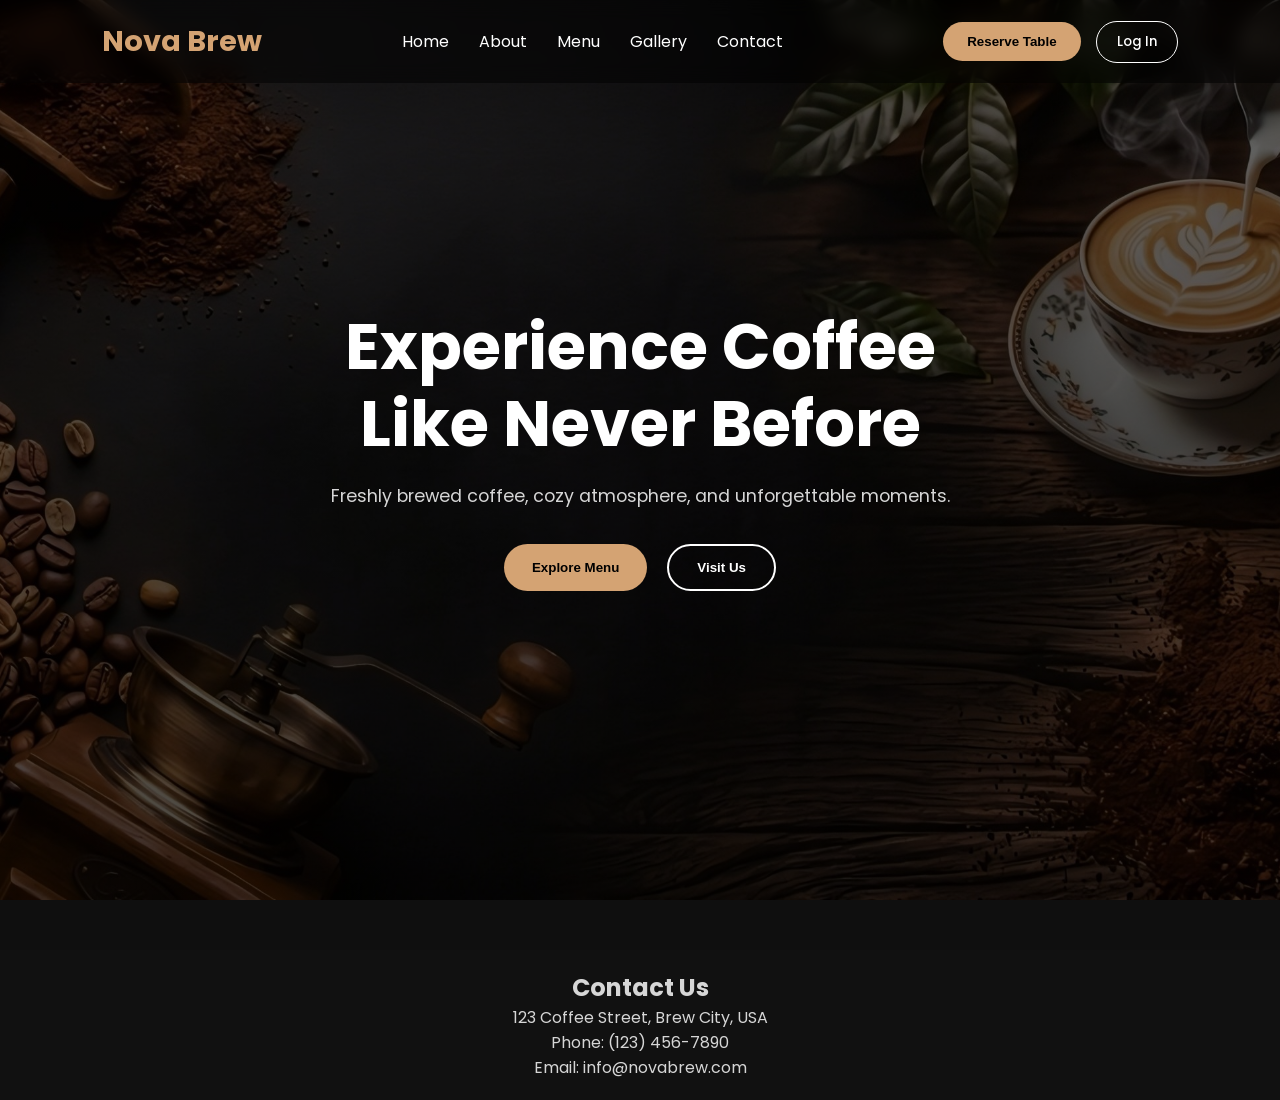
<file: index.html>
<!DOCTYPE html>
<html lang="en">

<head>
    <!-- ================= META ================= -->
    <meta charset="UTF-8">
    <meta name="viewport" content="width=device-width, initial-scale=1.0">

    <!-- ================= TITLE ================= -->
    <title>Nova Brew Cafe</title>

    <!-- ================= CSS ================= -->
    <link rel="stylesheet" href="CSS/style.css">
    <link rel="stylesheet" href="CSS/responsive.css">
    <link rel="stylesheet" href="CSS/animations.css">

    <!-- ================= GOOGLE FONTS ================= -->
    <link rel="preconnect" href="https://fonts.googleapis.com">
    <link rel="preconnect" href="https://fonts.gstatic.com" crossorigin>

    <link href="https://fonts.googleapis.com/css2?family=Poppins:wght@300;400;500;600;700&display=swap"
        rel="stylesheet">
    <!-- ================= FAVICON ================= -->
    <link rel="apple-touch-icon" sizes="180x180" href="assets/icons/favicon_io/apple-touch-icon.png">
    <link rel="icon" type="image/png" sizes="32x32" href="assets/icons/favicon_io/favicon-32x32.png">
    <link rel="icon" type="image/png" sizes="16x16" href="assets/icons/favicon_io/favicon-16x16.png">
    <link rel="manifest" href="assets/icons/favicon_io/site.webmanifest">

    <!-- ================= OG META ================= -->
    <title>Nova Brew Cafe | Handcrafted Specialty Coffee & Lounge</title>
    <meta name="description"
        content="Welcome to Nova Brew Cafe. Discover our artisan espresso blends, fresh gourmet pastries, and a cozy atmosphere perfect for working or relaxing. Visit us today! we offer a unique coffee experience with expertly crafted beverages and delicious treats. Our cozy cafe is the perfect spot to unwind, work, or catch up with friends. Experience the best coffee in town at Nova Brew Cafe. Visit us today and taste the difference! you'll find a welcoming atmosphere, free Wi-Fi, and a menu full of your favorite coffee drinks and fresh pastries. Whether you're looking for a morning pick-me-up or a cozy place to work, Nova Brew Cafe has you covered. Come see us and experience the best coffee in town! its home page features a stunning hero section with a captivating image of a coffee cup and a headline that reads "
        Experience Coffee Like Never Before." The page also includes sections for the menu, gallery, and contact
        information, all designed to provide visitors with an immersive experience of what Nova Brew Cafe has to offer.
        With its inviting atmosphere and expertly crafted beverages, Nova Brew Cafe is the perfect destination for
        coffee lovers looking for a unique and memorable experience.">
    <meta name="keywords" content="coffee shop, espresso bar, artisan bakery, specialty coffee, Nova Brew, cafe lounge">

    <meta property="og:title" content="Nova Brew Cafe | Handcrafted Specialty Coffee">
    <meta property="og:description"
        content="Experience coffee like never before. Cozy atmosphere, artisan roasts, and fresh treats.">
    <meta property="og:image" content="assets/images/coffee-bg.jpg">
</head>

<body>

    <!-- ================= HEADER ================= -->
    <header>

        <!-- ========== NAVBAR ========== -->
        <nav class="navbar">

            <div class="logo">
                Nova Brew
            </div>

            <ul class="nav-links">
                <li><a href="#">Home</a></li>
                <li><a href="pages/about.html">About</a></li>
                <li><a href="pages/menu.html">Menu</a></li>
                <li><a href="pages/gallery.html">Gallery</a></li>
                <li><a href="pages/contact.html">Contact</a></li>
            </ul>

            <div class="nav-actions">
                <button class="nav-btn">
                    Reserve Table
                </button>

                <div id="authContainer" class="auth-container"></div>
            </div>
            <div class="hamburger">
                <span></span>
                <span></span>
                <span></span>
            </div>

        </nav>

    </header>

    <!-- ================= MAIN ================= -->
    <main>

        <!-- ========== HERO SECTION ========== -->
        <section id="hero">

            <div class="hero-content">

                <h1>
                    Experience Coffee Like Never Before
                </h1>

                <p>
                    Freshly brewed coffee, cozy atmosphere, and unforgettable moments.
                </p>

                <div class="hero-buttons">

                    <button class="primary-btn" onclick="window.location.href='pages/menu.html'">
                        Explore Menu
                    </button>

                    <button class="secondary-btn" onclick="window.location.href='pages/contact.html'">
                        Visit Us
                    </button>

                </div>

            </div>

        </section>

    </main>

    <!-- ================= FOOTER ================= -->
    <footer id="contact">

        <div class="footer-content">

            <h2>Contact Us</h2>

            <p>
                123 Coffee Street, Brew City, USA<br>
                Phone: (123) 456-7890<br>
                Email: info@novabrew.com
            </p>

        </div>

    </footer>

    <!-- ================= JS ================= -->
    <script src="js/script.js"></script>

    <!-- ------------------------------------------------------------- -->
    <!-- Login & Registration Modal Overlay                            -->
    <!-- ------------------------------------------------------------- -->
    <div id="loginModal" class="modal-overlay">
        <div class="modal-content">
            <!-- Close Button -->
            <button class="close-modal-btn" id="closeModalBtn">&times;</button>

            <!-- ---- Form 1: Standard Login Form ---- -->
            <form class="form_container" id="mainLoginForm">

                <!-- Brand Icon -->
                <div class="logo_container">
                    <span class="logo-icon">☕</span>
                </div>

                <!-- Form Headers -->
                <div class="title_container">
                    <p class="title">Login to your Account</p>
                    <span class="subtitle">Welcome back to Nova Brew! Enter your credentials to access your
                        profile.</span>
                </div>

                <!-- Dynamic Error Message Container -->
                <div id="loginErrorMessage" class="auth-error-msg"></div>

                <!-- Credentials: Email Field -->
                <div class="input_container">
                    <label class="input_label" for="email_field">Email</label>
                    <svg fill="none" viewBox="0 0 24 24" height="24" width="24" xmlns="http://www.w3.org/2000/svg"
                        class="icon">
                        <path stroke-linejoin="round" stroke-linecap="round" stroke-width="1.5" stroke="#d4a373"
                            d="M7 8.5L9.94202 10.2394C11.6572 11.2535 12.3428 11.2535 14.058 10.2394L17 8.5"></path>
                        <path stroke-linejoin="round" stroke-width="1.5" stroke="#d4a373"
                            d="M2.01577 13.4756C2.08114 16.5412 2.11383 18.0739 3.24496 19.2094C4.37608 20.3448 5.95033 20.3843 9.09883 20.4634C11.0393 20.5122 12.9607 20.5122 14.9012 20.4634C18.0497 20.3843 19.6239 20.3448 20.7551 19.2094C21.8862 18.0739 21.9189 16.5412 21.9842 13.4756C22.0053 12.4899 22.0053 11.5101 21.9842 10.5244C21.9189 7.45886 21.8862 5.92609 20.7551 4.79066C19.6239 3.65523 18.0497 3.61568 14.9012 3.53657C12.9607 3.48781 11.0393 3.48781 9.09882 3.53656C5.95033 3.61566 4.37608 3.65521 3.24495 4.79065C2.11382 5.92608 2.08114 7.45885 2.01576 10.5244C1.99474 11.5101 1.99475 12.4899 2.01577 13.4756Z">
                        </path>
                    </svg>
                    <input placeholder="name@mail.com" name="email" type="email" required class="input_field"
                        id="email_field">
                </div>

                <!-- Credentials: Password Field -->
                <div class="input_container">
                    <label class="input_label" for="password_field">Password</label>
                    <svg fill="none" viewBox="0 0 24 24" height="24" width="24" xmlns="http://www.w3.org/2000/svg"
                        class="icon">
                        <path stroke-linecap="round" stroke-width="1.5" stroke="#d4a373"
                            d="M18 11.0041C17.4166 9.91704 16.273 9.15775 14.9519 9.0993C13.477 9.03404 11.9788 9 10.329 9C8.67911 9 7.18091 9.03404 5.70604 9.0993C3.95328 9.17685 2.51295 10.4881 2.27882 12.1618C2.12602 13.2541 2 14.3734 2 15.5134C2 16.6534 2.12602 17.7727 2.27882 18.865C2.51295 20.5387 3.95328 21.8499 5.70604 21.9275C6.42013 21.9591 7.26041 21.9834 8 22">
                        </path>
                        <path stroke-linejoin="round" stroke-linecap="round" stroke-width="1.5" stroke="#d4a373"
                            d="M6 9V6.5C6 4.01472 8.01472 2 10.5 2C12.9853 2 15 4.01472 15 6.5V9"></path>
                    </svg>
                    <input placeholder="Password" name="password" type="password" required class="input_field"
                        id="password_field">
                </div>

                <!-- Native Login Submit -->
                <button title="Sign In" type="submit" class="sign-in_btn">
                    <span>Sign In</span>
                </button>

                <!-- Section Separator Line -->
                <div class="separator">
                    <hr class="line">
                    <span>Or</span>
                    <hr class="line">
                </div>

                <!-- ---- Third-Party OAuth Sign-In Options ---- -->
                <!-- Google Login Button -->
                <button title="Sign In with Google" type="button" class="sign-in_ggl" id="googleAuthBtn">
                    <svg height="18" width="18" viewBox="0 0 32 32">
                        <path
                            d="M44.5 20H24v8.5h11.8C34.7 33.9 30.1 37 24 37c-7.2 0-13-5.8-13-13s5.8-13 13-13c3.1 0 5.9 1.1 8.1 2.9l6.4-6.4C34.6 4.1 29.6 2 24 2 11.8 2 24s9.8 22 22 22c11 0 21-8 21-22 0-1.3-.2-2.7-.5-4z"
                            fill="#fbbc05"></path>
                    </svg>
                    <span>Sign In with Google</span>
                </button>

                <!-- Apple Login Button -->
                <button title="Sign In with Apple" type="button" class="sign-in_apl" id="appleAuthBtn">
                    <svg viewBox="0 0 256 315" height="18px" width="16px">
                        <path fill="#ffffff"
                            d="M213.803394,167.030943 C214.2452,214.609646 255.542482,230.442639 256,230.644727 C255.650812,231.761357 249.401383,253.208293 234.24263,275.361446 C221.138555,294.513969 207.538253,313.596333 186.113759,313.991545 C165.062051,314.379442 158.292752,301.507828 134.22469,301.507828 C110.163898,301.507828 102.642899,313.596301 82.7151126,314.379442 C62.0350407,315.16201 46.2873831,293.668525 33.0744079,274.586162 C6.07529317,235.552544 -14.5576169,164.286328 13.147166,116.18047 C26.9103111,92.2909053 51.5060917,77.1630356 78.2026125,76.7751096 C98.5099145,76.3877456 117.677594,90.4371851 130.091705,90.4371851 C142.497945,90.4371851 165.790755,73.5415029 190.277627,76.0228474 C200.528668,76.4495055 229.303509,80.1636878 247.780625,107.209389 C246.291825,108.132333 213.44635,127.253405 213.803394,167.030988 M174.239142,50.1987033 C185.218331,36.9088319 192.607958,18.4081019 190.591988,0 C174.766312,0.636050225 155.629514,10.5457909 144.278109,23.8283506 C134.10507,35.5906758 125.195775,54.4170275 127.599657,72.4607932 C145.239231,73.8255433 163.259413,63.4970262 174.239142,50.1987249">
                        </path>
                    </svg>
                    <span>Sign In with Apple</span>
                </button>

                <!-- Legal Links Footer -->
                <p class="note" id="termsTrigger">Terms of use &amp; Conditions</p>
            </form>

            <!-- ---- Form 2: OAuth Account Password Setup (Hidden by Default) ---- -->
            <form class="form_container setup_container" id="socialSetupForm" style="display: none;">

                <!-- Setup Form Headers -->
                <div class="title_container">
                    <p class="title">Secure Your Account</p>
                    <span class="subtitle" id="socialSetupSubtitle">A secure authentication code was initialized. Please
                        configure your password below to finalize registration.</span>
                </div>

                <!-- Secure Token Identifier Fields (Read-Only) -->
                <div class="input_container">
                    <label class="input_label">Temporary Unique ID Code</label>
                    <input type="text" class="input_field" id="oauthGeneratedCode" readonly
                        style="color: #d4a373; font-family: monospace; letter-spacing: 2px; text-align: center;">
                </div>

                <!-- Password Configuration Input Fields -->
                <div class="input_container">
                    <label class="input_label" for="new_password">New Password</label>
                    <input placeholder="••••••••" type="password" required class="input_field" id="new_password">
                </div>

                <div class="input_container">
                    <label class="input_label" for="repeat_password">Repeat Password</label>
                    <input placeholder="••••••••" type="password" required class="input_field" id="repeat_password">
                </div>

                <!-- Dynamic Error Message Container (Setup Form) -->
                <div id="setupErrorMessage" class="auth-error-msg"></div>

                <!-- Configuration Submit Button -->
                <button type="submit" class="sign-in_btn">
                    <span>Save and Complete Login</span>
                </button>
            </form>

        </div> <!-- End of modal-content -->
    </div> <!-- End of loginModal overlay -->
</body>

</html>
</file>
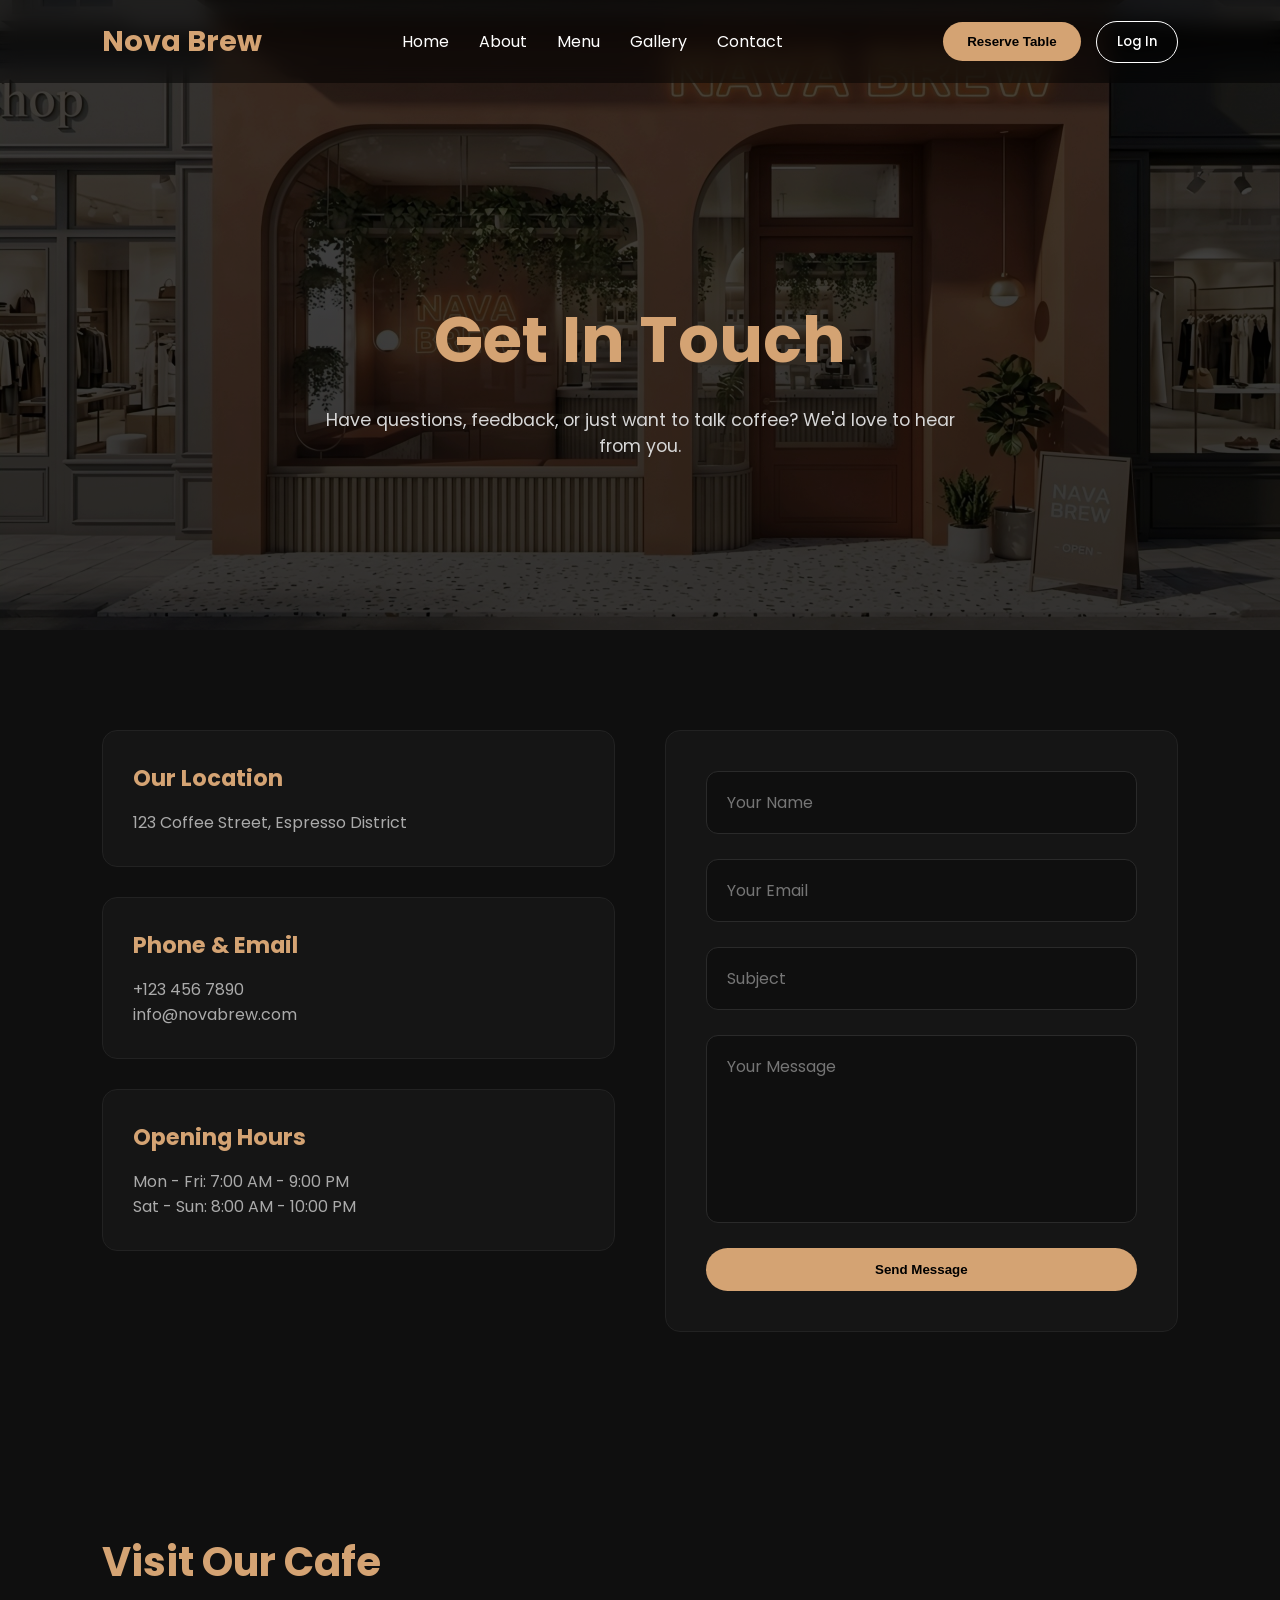
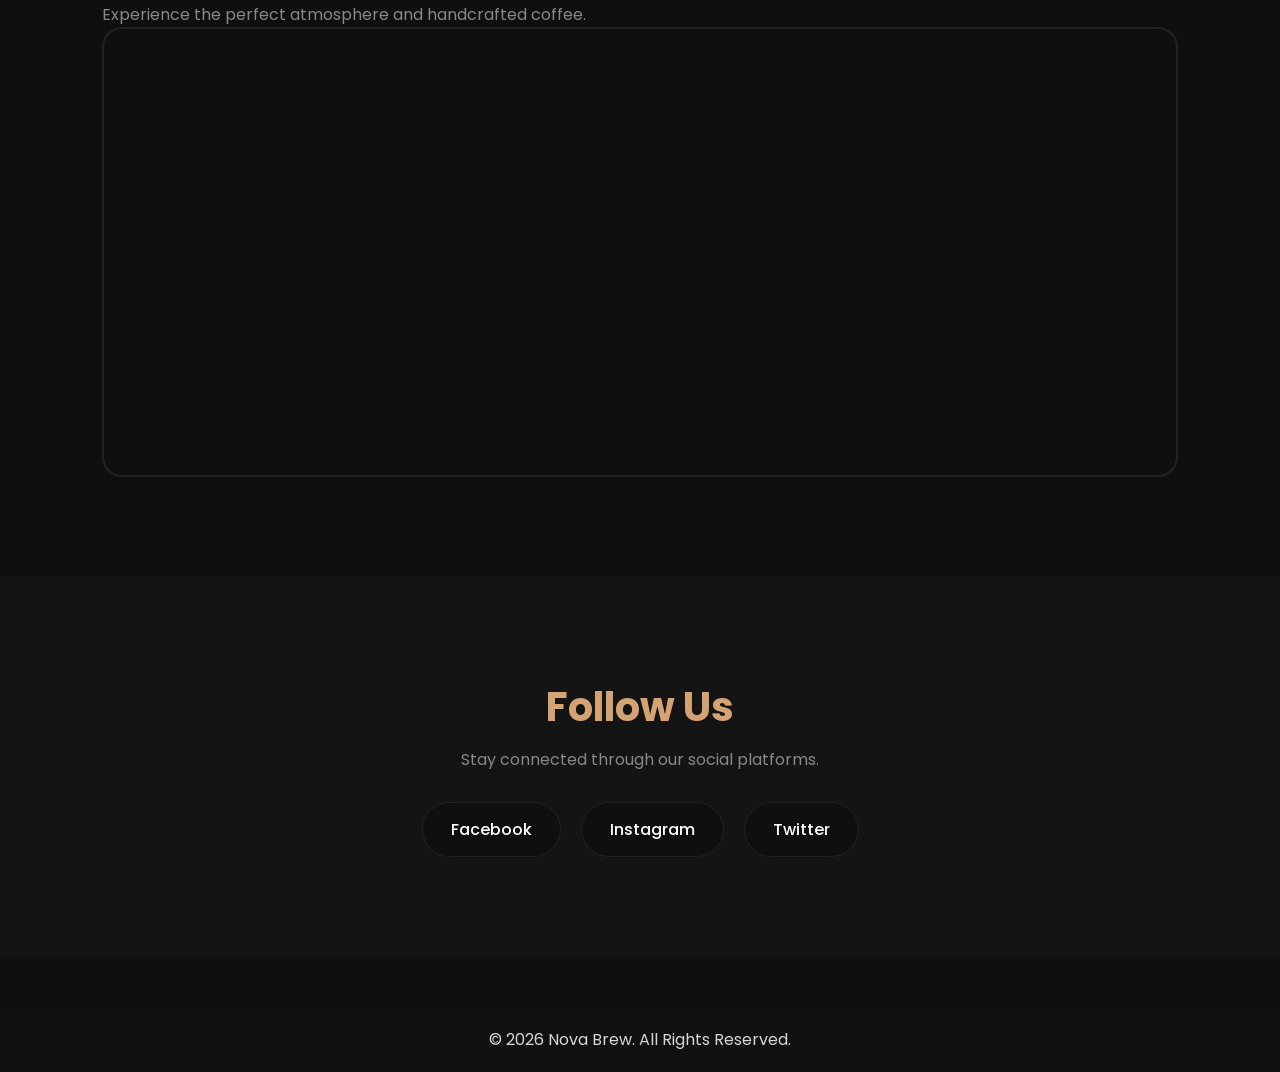
<file: pages/contact.html>
<!DOCTYPE html>
<html lang="en">

<head>
    <meta charset="UTF-8">
    <meta name="viewport" content="width=device-width, initial-scale=1.0">
    <title>Contact | Nova Brew</title>

    <!-- ================= CSS ================= -->
    <link rel="stylesheet" href="../CSS/style.css">
    <link rel="stylesheet" href="../CSS/contact.css">
    <link rel="stylesheet" href="../CSS/responsive.css">
    <link rel="stylesheet" href="../CSS/animations.css">

    <!-- Google Fonts -->
    <link rel="preconnect" href="https://fonts.googleapis.com">
    <link href="https://fonts.googleapis.com/css2?family=Poppins:wght@300;400;500;600;700&display=swap"
        rel="stylesheet">

    <!-- Favicon -->
    <link rel="apple-touch-icon" sizes="180x180" href="../assets/icons/favicon_io/apple-touch-icon.png">
    <link rel="icon" type="image/png" sizes="32x32" href="../assets/icons/favicon_io/favicon-32x32.png">
    <link rel="icon" type="image/png" sizes="16x16" href="../assets/icons/favicon_io/favicon-16x16.png">
    <link rel="manifest" href="../assets/icons/favicon_io/site.webmanifest">

    <!-- ================= OG META ================= -->
    <meta property="og:title" content="Contact Nova Brew Cafe | Get in Touch with Us">
    <meta property="og:description"
        content="Have questions, feedback, or just  want to talk coffee? Contact Nova Brew Cafe today!">
    <meta property="og:image" content="../assets/images/contact-og-image.jpg">
    <meta property="og:url" content="https://www.novabrew.com/contact.html">
    <meta name="twitter:card" content="summary_large_image">
</head>

<body>

    <!-- ================= NAVBAR ================= -->
    <header>
        <nav class="navbar">
            <div class="logo">Nova Brew</div>

            <ul class="nav-links">
                <li><a href="../index.html">Home</a></li>
                <li><a href="about.html">About</a></li>
                <li><a href="menu.html">Menu</a></li>
                <li><a href="gallery.html">Gallery</a></li>
                <li><a href="#">Contact</a></li>
            </ul>

            <div class="nav-actions">
                <button class="nav-btn">Reserve Table</button>
                <div id="authContainer" class="auth-container"></div>
            </div>

            <div class="hamburger">
                <span></span>
                <span></span>
                <span></span>
            </div>
        </nav>
    </header>

    <!-- ================= HERO SECTION ================= -->
    <section class="contact-hero">
        <div class="contact-overlay"></div>
        <div class="contact-hero-content">
            <h1>Get In Touch</h1>
            <p>Have questions, feedback, or just want to talk coffee? We'd love to hear from you.</p>
        </div>
    </section>

    <!-- ================= CONTACT INFO & FORM ================= -->
    <section class="contact-info-section">
        <div class="contact-details">
            <div class="contact-card">
                <h3>Our Location</h3>
                <p>123 Coffee Street, Espresso District</p>
            </div>
            <div class="contact-card">
                <h3>Phone & Email</h3>
                <p>+123 456 7890</p>
                <p>info@novabrew.com</p>
            </div>
            <div class="contact-card">
                <h3>Opening Hours</h3>
                <p>Mon - Fri: 7:00 AM - 9:00 PM</p>
                <p>Sat - Sun: 8:00 AM - 10:00 PM</p>
            </div>
        </div>

        <div class="form-container">
            <form id="contactForm" action="https://formspree.io/f/mgoqyeoo" method="POST" class="contact-form">
                <input type="text" name="name" placeholder="Your Name" required>
                <input type="email" name="email" placeholder="Your Email" required>
                <input type="text" name="subject" placeholder="Subject" required>
                <textarea name="message" rows="6" placeholder="Your Message" required></textarea>
                <button type="submit" class="primary-btn">Send Message</button>
            </form>
            <div id="formStatus" class="form-status-message"></div>
        </div>
    </section>

    <!-- ================= MAP SECTION ================= -->
    <section class="map-section">
        <div class="section-title">
            <h2>Visit Our Cafe</h2>
            <p>Experience the perfect atmosphere and handcrafted coffee.</p>
        </div>
        <div class="map-container">
            <iframe
                src="https://www.google.com/maps/embed?pb=!1m18!1m12!1m3!1d3022.6175402534575!2d-73.987853123423!3d40.7484444353818!2m3!1f0!2f0!3f0!3m2!1i1024!2i768!4f13.1!3m3!1m2!1s0x89c259a9b3117469%3A0xd134e199a405a163!2sEmpire%20State%20Building!5e0!3m2!1sen!2sus!4v1716380000000!5m2!1sen!2sus"
                allowfullscreen="" loading="lazy"></iframe>
        </div>
    </section>

    <!-- ================= SOCIAL SECTION ================= -->
    <section class="social-section">
        <div class="section-title">
            <h2>Follow Us</h2>
            <p>Stay connected through our social platforms.</p>
        </div>
        <div class="social-links">
            <a href="#">Facebook</a>
            <a href="#">Instagram</a>
            <a href="#">Twitter</a>
        </div>
    </section>

    <!-- ================= FOOTER ================= -->
    <footer id="footer">
        <p>© 2026 Nova Brew. All Rights Reserved.</p>
    </footer>

    <!-- ================= JS ================= -->
    <script src="../js/script.js"></script>

    <!-- ================= LOGIN MODAL ================= -->
    <div id="loginModal" class="modal-overlay">
        <div class="modal-content">
            <button class="close-modal-btn" id="closeModalBtn">&times;</button>

            <form class="form_container" id="mainLoginForm">
                <div class="logo_container"><span class="logo-icon">☕</span></div>

                <div class="title_container">
                    <p class="title">Login to your Account</p>
                    <span class="subtitle">Welcome back to Nova Brew! Enter your credentials.</span>
                </div>

                <div id="loginErrorMessage" class="auth-error-msg"></div>

                <div class="input_container">
                    <label class="input_label" for="email_field">Email</label>
                    <input placeholder="name@mail.com" type="email" required class="input_field" id="email_field">
                </div>

                <div class="input_container">
                    <label class="input_label" for="password_field">Password</label>
                    <input placeholder="Password" type="password" required class="input_field" id="password_field">
                </div>

                <button type="submit" class="sign-in_btn"><span>Sign In</span></button>

                <div class="separator">
                    <hr class="line"><span>Or</span>
                    <hr class="line">
                </div>

                <button type="button" class="sign-in_ggl" id="googleAuthBtn">Sign In with Google</button>
                <button type="button" class="sign-in_apl" id="appleAuthBtn">Sign In with Apple</button>

                <p class="note" id="termsTrigger">Terms of use &amp; Conditions</p>
            </form>

            <!-- Social Setup Form -->
            <form class="form_container setup_container" id="socialSetupForm" style="display: none;">
                <div class="title_container">
                    <p class="title">Secure Your Account</p>
                    <span class="subtitle" id="socialSetupSubtitle">Please set your password to complete
                        registration.</span>
                </div>

                <div class="input_container">
                    <label class="input_label">Temporary Code</label>
                    <input type="text" class="input_field" id="oauthGeneratedCode" readonly>
                </div>

                <div class="input_container">
                    <label class="input_label" for="new_password">New Password</label>
                    <input placeholder="••••••••" type="password" class="input_field" id="new_password">
                </div>

                <div class="input_container">
                    <label class="input_label" for="repeat_password">Repeat Password</label>
                    <input placeholder="••••••••" type="password" class="input_field" id="repeat_password">
                </div>

                <div id="setupErrorMessage" class="auth-error-msg"></div>
                <button type="submit" class="sign-in_btn"><span>Complete Registration</span></button>
            </form>
        </div>
    </div>

</body>

</html>
</file>
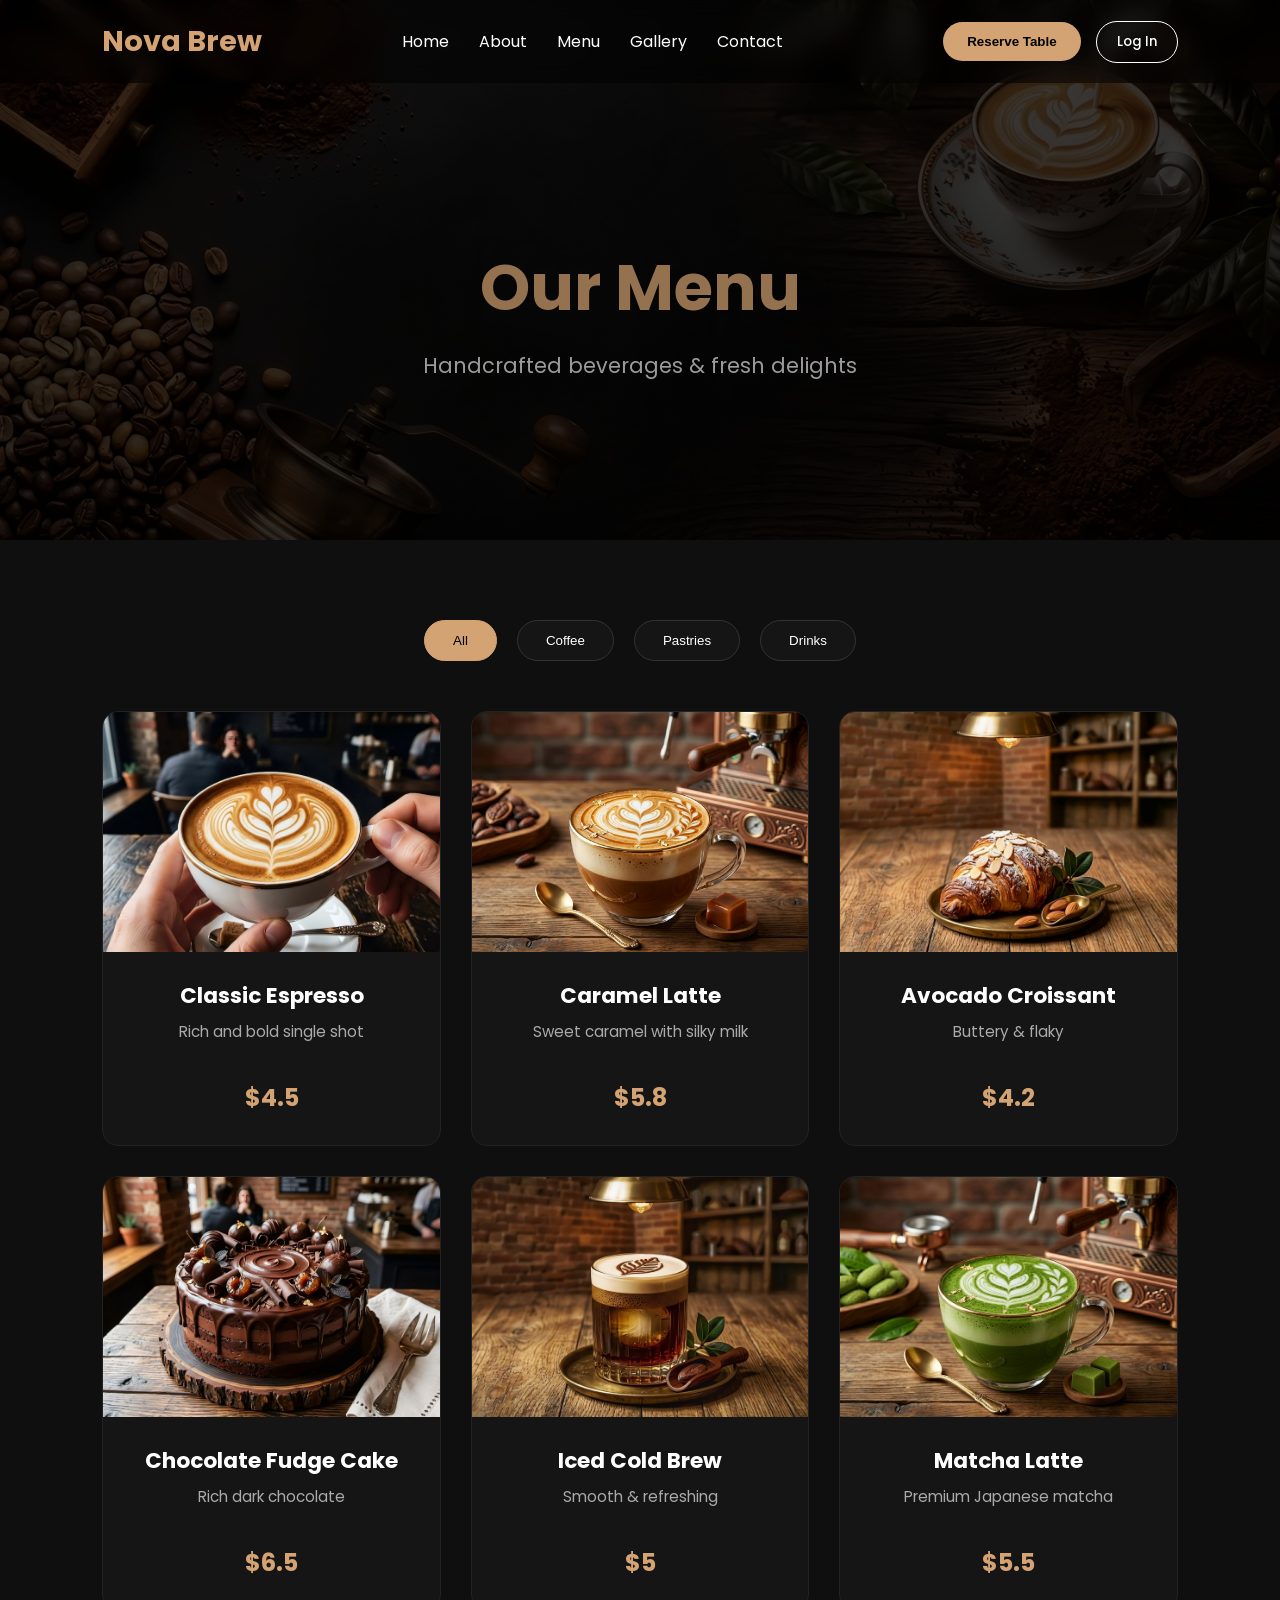
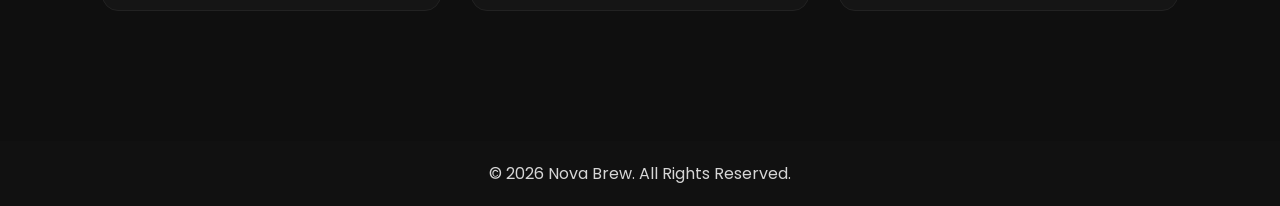
<file: pages/menu.html>
<!DOCTYPE html>
<html lang="en">

<head>
    <meta charset="UTF-8">
    <meta name="viewport" content="width=device-width, initial-scale=1.0">
    <title>Menu | Nova Brew</title>

    <!-- CSS -->
    <link rel="stylesheet" href="../CSS/style.css">
    <link rel="stylesheet" href="../CSS/menu.css">
    <link rel="stylesheet" href="../CSS/responsive.css">
    <link rel="stylesheet" href="../CSS/animations.css">

    <!-- ================= FAVICON ================= -->
    <link rel="apple-touch-icon" sizes="180x180" href="../assets/icons/favicon_io/apple-touch-icon.png">
    <link rel="icon" type="image/png" sizes="32x32" href="../assets/icons/favicon_io/favicon-32x32.png">
    <link rel="icon" type="image/png" sizes="16x16" href="../assets/icons/favicon_io/favicon-16x16.png">
    <link rel="manifest" href="../assets/icons/favicon_io/site.webmanifest">

    <!-- ================= OG META ================= -->
    <meta property="og:title" content="Menu | Nova Brew Cafe">
    <meta property="og:description"
        content="Discover our menu of handcrafted coffees, fresh pastries, and refreshing drinks at Nova Brew Cafe.">
    <meta property="og:image" content="../assets/images/menu-og-image.jpg">
    <meta property="og:url" content="https://www.novabrew.com/menu.html">
    <meta name="twitter:card" content="summary_large_image">

    <!-- Google Fonts -->
    <link rel="preconnect" href="https://fonts.googleapis.com">
    <link href="https://fonts.googleapis.com/css2?family=Poppins:wght@300;400;500;600;700&display=swap"
        rel="stylesheet">
</head>

<body>

    <!-- ================= NAVBAR ================= -->
    <header>
        <nav class="navbar">
            <div class="logo">Nova Brew</div>

            <ul class="nav-links">
                <li><a href="../index.html">Home</a></li>
                <li><a href="about.html">About</a></li>
                <li><a href="#">Menu</a></li>
                <li><a href="gallery.html">Gallery</a></li>
                <li><a href="contact.html">Contact</a></li>
            </ul>

            <div class="nav-actions">
                <button class="nav-btn">Reserve Table</button>
                <div id="authContainer" class="auth-container"></div>
            </div>

            <div class="hamburger">
                <span></span>
                <span></span>
                <span></span>
            </div>
        </nav>
    </header>

    <!-- ================= HERO ================= -->
    <section class="menu-hero">
        <div class="menu-overlay"></div>
        <div class="menu-hero-content">
            <h1>Our Menu</h1>
            <p>Handcrafted beverages &amp; fresh delights</p>
        </div>
    </section>

    <!-- ================= MENU SECTION ================= -->
    <section class="menu-section">
        <div class="menu-filters">
            <button class="filter-btn active" data-category="all">All</button>
            <button class="filter-btn" data-category="coffee">Coffee</button>
            <button class="filter-btn" data-category="pastries">Pastries</button>
            <button class="filter-btn" data-category="drinks">Drinks</button>
        </div>

        <div class="menu-grid" id="menuGrid"></div>
    </section>

    <!-- ================= FOOTER ================= -->
    <footer id="footer">
        <p>© 2026 Nova Brew. All Rights Reserved.</p>
    </footer>

    <!-- ================= JS ================= -->
    <script src="../js/script.js"></script>
    <script src="../js/menu.js"></script>

    <!-- ================= LOGIN MODAL ================= -->
    <div id="loginModal" class="modal-overlay">
        <div class="modal-content">
            <button class="close-modal-btn" id="closeModalBtn">&times;</button>

            <form class="form_container" id="mainLoginForm">
                <div class="logo_container">
                    <span class="logo-icon">☕</span>
                </div>

                <div class="title_container">
                    <p class="title">Login to your Account</p>
                    <span class="subtitle">Welcome back to Nova Brew! Please login to continue.</span>
                </div>

                <div id="loginErrorMessage" class="auth-error-msg"></div>

                <div class="input_container">
                    <label class="input_label" for="email_field">Email</label>
                    <input placeholder="name@mail.com" type="email" required class="input_field" id="email_field">
                </div>

                <div class="input_container">
                    <label class="input_label" for="password_field">Password</label>
                    <input placeholder="Password" type="password" required class="input_field" id="password_field">
                </div>

                <button type="submit" class="sign-in_btn"><span>Sign In</span></button>

                <div class="separator">
                    <hr class="line"><span>Or</span>
                    <hr class="line">
                </div>

                <button type="button" class="sign-in_ggl" id="googleAuthBtn">Sign In with Google</button>
                <button type="button" class="sign-in_apl" id="appleAuthBtn">Sign In with Apple</button>

                <p class="note" id="termsTrigger">Terms of use &amp; Conditions</p>
            </form>

            <!-- Social Setup Form -->
            <form class="form_container setup_container" id="socialSetupForm" style="display: none;">
                <div class="title_container">
                    <p class="title">Secure Your Account</p>
                    <span class="subtitle" id="socialSetupSubtitle">Please set your password to complete
                        registration.</span>
                </div>

                <div class="input_container">
                    <label class="input_label">Temporary Code</label>
                    <input type="text" class="input_field" id="oauthGeneratedCode" readonly>
                </div>

                <div class="input_container">
                    <label class="input_label" for="new_password">New Password</label>
                    <input placeholder="••••••••" type="password" class="input_field" id="new_password">
                </div>

                <div class="input_container">
                    <label class="input_label" for="repeat_password">Repeat Password</label>
                    <input placeholder="••••••••" type="password" class="input_field" id="repeat_password">
                </div>

                <div id="setupErrorMessage" class="auth-error-msg"></div>
                <button type="submit" class="sign-in_btn"><span>Complete Registration</span></button>
            </form>
        </div>
    </div>

</body>

</html>
</file>
<file: CSS/style.css>
/* ================= GLOBAL ================= */

*{
    margin: 0;
    padding: 0;
    box-sizing: border-box;
}

body{
    font-family: 'Poppins', sans-serif;
    background-color: #0f0f0f;
    color: white;
}

/* ================= NAVBAR ================= */

.navbar{
    width: 100%;
    padding: 20px 8%;
    
    display: flex;
    justify-content: space-between;
    align-items: center;

    position: fixed;
    top: 0;

    background: rgba(0,0,0,0.5);
    backdrop-filter: blur(10px);

    z-index: 1000;
}

.logo{
    font-size: 1.8rem;
    font-weight: 700;
    color: #d4a373;
}

.nav-links{
    display: flex;
    gap: 30px;

    list-style: none;
}

.nav-links a{
    text-decoration: none;
    color: white;

    transition: 0.3s;
}

.nav-links a:hover{
    color: #d4a373;
}

.nav-btn{
    padding: 12px 24px;

    border: none;
    border-radius: 30px;

    background-color: #d4a373;
    color: black;

    font-weight: 600;
    cursor: pointer;

    transition: 0.3s;

    margin-left: 20px;
}

.nav-btn:hover{
    transform: scale(1.05);
    box-shadow: 0 0 20px rgba(212,163,115,0.5);
}


/* ================= HAMBURGER ================= */

.hamburger{
    display: none;
    flex-direction: column;
    gap: 6px;

    cursor: pointer;
}

.hamburger span{
    width: 28px;
    height: 3px;

    background-color: white;
    border-radius: 10px;

    transition: 0.3s;
}

/* ================= HERO SECTION ================= */

#hero{
    width: 100%;
    height: 100vh;

    display: flex;
    justify-content: center;
    align-items: center;

    text-align: center;

    background:
        linear-gradient(rgba(0,0,0,0.6),
        rgba(0,0,0,0.7)),
        url('../assets/images/coffee-bg.jpg');

    background-size: cover;
    background-position: center;
}

.hero-content{
    max-width: 700px;
}

.hero-content h1{
    font-size: 4rem;
    margin-bottom: 20px;

    line-height: 1.2;
}

.hero-content p{
    font-size: 1.1rem;
    color: #d6d6d6;

    margin-bottom: 35px;
}

.hero-buttons{
    display: flex;
    justify-content: center;
    gap: 20px;
}

.primary-btn,
.secondary-btn{
    padding: 14px 28px;

    border: none;
    border-radius: 30px;

    cursor: pointer;

    font-weight: 600;

    transition: 0.3s;
}

.primary-btn{
    background-color: #d4a373;
    color: black;
}

.secondary-btn{
    background: transparent;
    border: 2px solid white;
    color: white;
}

.primary-btn:hover,
.secondary-btn:hover{
    transform: translateY(-5px);
    box-shadow: 0 10px 20px rgba(0,0,0,0.2);    
}

footer{
    text-align: center;
    padding: 20px 0;

    background-color: #111;
    color: #d6d6d6;
    margin-top: 50px;
}


/* ================= AUTH & PROFILE SECTION ================= */
.nav-actions {
    display: flex;
    align-items: center;
    gap: 15px;
}

/* Logged Out State: Login Button */
.login-text-btn {
    background: transparent;
    color: white;
    border: 1px solid white;
    padding: 10px 20px;
    border-radius: 30px;
    cursor: pointer;
    font-family: inherit;
    font-weight: 500;
    transition: 0.3s ease;
}

.login-text-btn:hover {
    background: white;
    color: #0f0f0f;
}

/* Logged In State: Profile Avatar & Dropdown */
.profile-wrapper {
    position: relative;
    cursor: pointer;
}

.profile-avatar {
    width: 42px;
    height: 42px;
    border-radius: 50%;
    background-color: #d4a373;
    color: #000;
    display: flex;
    justify-content: center;
    align-items: center;
    font-weight: 700;
    font-size: 1.2rem;
    transition: transform 0.3s ease;
}

.profile-wrapper:hover .profile-avatar {
    transform: scale(1.05);
}

.profile-menu {
    position: absolute;
    top: 55px;
    right: 0;
    background: #151515;
    border: 1px solid #2a2a2a;
    border-radius: 12px;
    padding: 15px;
    display: none; /* Hidden by default */
    flex-direction: column;
    min-width: 160px;
    box-shadow: 0 10px 30px rgba(0,0,0,0.5);
}

/* Toggled by JS */
.profile-wrapper.active .profile-menu {
    display: flex;
    animation: fadeUp 0.3s ease;
}

.profile-menu p {
    border-bottom: 1px solid #2a2a2a;
    padding-bottom: 10px;
    margin-bottom: 10px;
    font-size: 0.95rem;
    color: #d4a373;
    font-weight: 600;
}

.profile-menu a {
    color: #ccc;
    text-decoration: none;
    padding: 8px 0;
    font-size: 0.9rem;
    transition: 0.3s;
}

.profile-menu a:hover {
    color: #fff;
    padding-left: 5px; /* Cool hover indent effect */
}

/* Mobile fix for the actions container */
@media(max-width: 768px) {
    .nav-actions {
        display: none; /* You can move this inside the hamburger menu later if you want! */
    }
}


/* ================= SYSTEM AUTH MODAL POPUP ================= */
.modal-overlay {
    position: fixed;
    inset: 0;
    background: rgba(0, 0, 0, 0.75);
    backdrop-filter: blur(8px);
    z-index: 2000;
    display: none; /* Controlled by JavaScript */
    justify-content: center;
    align-items: center;
}

.modal-overlay.open {
    display: flex;
    animation: fadeIn 0.3s ease;
}

.modal-content {
    position: relative;
    animation: modalSlideUp 0.4s cubic-bezier(0.15, 0.83, 0.66, 1);
}

.close-modal-btn {
    position: absolute;
    top: 15px;
    right: 20px;
    background: transparent;
    border: none;
    color: #8B8E98;
    font-size: 2rem;
    cursor: pointer;
    transition: 0.2s;
    z-index: 101;
}

.close-modal-btn:hover {
    color: #fff;
}

/* Dark Elegance Theme Translation for Uiverse Content */
.form_container {
    width: 380px;
    max-width: 95vw;
    height: fit-content;
    display: flex;
    flex-direction: column;
    align-items: center;
    justify-content: center;
    gap: 15px;
    padding: 40px 35px 25px 35px;
    background-color: #151515;
    border: 1px solid #252525;
    box-shadow: 0px 40px 100px rgba(0, 0, 0, 0.8);
    border-radius: 16px;
}

.logo_container {
    box-sizing: border-box;
    width: 60px;
    height: 60px;
    background: #1e1e1e;
    border: 1px solid #2a2a2a;
    border-radius: 50%;
    display: flex;
    align-items: center;
    justify-content: center;
}

.logo-icon {
    font-size: 1.6rem;
}

.title {
    margin: 0;
    font-size: 1.35rem;
    font-weight: 700;
    color: #ffffff;
}

.subtitle {
    font-size: 0.75rem;
    max-width: 90%;
    text-align: center;
    line-height: 1.25rem;
    color: #8B8E98;
    margin-top: 4px;
}

.input_container {
    width: 100%;
    position: relative;
    display: flex;
    flex-direction: column;
    gap: 6px;
}

.icon {
    width: 18px;
    position: absolute;
    z-index: 99;
    left: 14px;
    bottom: 11px;
}

.input_label {
    font-size: 0.75rem;
    color: #d4a373;
    font-weight: 600;
    text-transform: uppercase;
    letter-spacing: 0.5px;
}

.input_field {
    width: 100%;
    height: 42px;
    padding: 0 10px 0 42px;
    border-radius: 8px;
    outline: none;
    border: 1px solid #2a2a2a;
    background-color: #1c1c1c;
    color: white;
    font-family: inherit;
    transition: 0.25s ease;
}

.input_field:focus {
    border-color: #d4a373;
    background-color: #222222;
    box-shadow: 0 0 10px rgba(212, 163, 115, 0.2);
}

.sign-in_btn {
    width: 100%;
    height: 42px;
    border: 0;
    background: #d4a373;
    border-radius: 8px;
    outline: none;
    color: #000000;
    font-weight: 600;
    font-size: 0.95rem;
    cursor: pointer;
    transition: 0.2s ease;
}

.sign-in_btn:hover {
    background: #e9c49a;
    transform: translateY(-1px);
}

.sign-in_ggl, .sign-in_apl {
    width: 100%;
    height: 40px;
    display: flex;
    align-items: center;
    justify-content: center;
    gap: 10px;
    border-radius: 8px;
    outline: none;
    font-family: inherit;
    font-size: 0.85rem;
    font-weight: 500;
    cursor: pointer;
    transition: 0.2s;
}

.sign-in_ggl {
    background: #ffffff;
    color: #242424;
    border: none;
}

.sign-in_ggl:hover {
    background: #e5e5e5;
}

.sign-in_apl {
    background: #242424;
    color: #ffffff;
    border: 1px solid #333;
}

.sign-in_apl:hover {
    background: #2d2d2d;
}

.separator {
    width: 100%;
    display: flex;
    align-items: center;
    justify-content: center;
    gap: 15px;
    color: #555;
    font-size: 0.8rem;
    margin: 5px 0;
}

.separator .line {
    flex: 1;
    height: 1px;
    border: 0;
    background-color: #252525;
}

.note {
    font-size: 0.75rem;
    color: #6c757d;
    text-decoration: none;
    cursor: pointer;
    margin-top: 5px;
    transition: 0.2s;
}

.note:hover {
    color: #d4a373;
}

/* Error feedback formatting */
.auth-error-msg {
    color: #ff6b6b;
    font-size: 0.8rem;
    text-align: center;
    width: 100%;
    font-weight: 500;
    display: none;
    background: rgba(255, 107, 107, 0.1);
    padding: 8px;
    border-radius: 6px;
    border: 1px solid rgba(255, 107, 107, 0.2);
}

@keyframes modalSlideUp {
    from { opacity: 0; transform: translateY(30px); }
    to { opacity: 1; transform: translateY(0); }
}
</file>
<file: CSS/responsive.css>
/* ================= TABLET & FOLDABLES ================= */

@media(max-width: 992px){

    .hero-content h1{
        font-size: 3rem;
    }

    /* ===== NAVBAR (Moved here to trigger on tablets/folds) ===== */

    .nav-links{
        position: absolute;
        top: 100%;
        right: -100%;
        width: 250px;
        height: 100vh;
        background-color: #111;
        flex-direction: column;
        align-items: center;
        justify-content: start;
        padding-top: 80px;
        transition: 0.5s;
    }

    .nav-links.active{
        right: 0;
    }

    .nav-btn{
        display: none;
    }

    .hamburger{
        display: flex;
    }

}

/* ================= MOBILE ================= */

@media(max-width: 768px){

    /* ===== HERO ===== */

    .hero-content{
        padding: 0 20px;
    }

    .hero-content h1{
        font-size: 2.5rem;
    }

    .hero-content p{
        font-size: 1rem;
    }

    .hero-buttons{
        flex-direction: column;
        align-items: center;
    }

}


/* ================= MOBILE ================= */

@media(max-width: 768px){

    /* ===== NAVBAR ===== */

    .nav-links{
        position: absolute;

        top: 100%;
        right: -100%;

        width: 250px;
        height: 100vh;

        background-color: #111;

        flex-direction: column;
        align-items: center;
        justify-content: start;

        padding-top: 80px;

        transition: 0.5s;
    }

    .nav-links.active{
        right: 0;
    }

    .nav-btn{
        display: none;
    }

    .hamburger{
        display: flex;
    }

    /* ===== HERO ===== */

    .hero-content{
        padding: 0 20px;
    }

    .hero-content h1{
        font-size: 2.5rem;
    }

    .hero-content p{
        font-size: 1rem;
    }

    .hero-buttons{
        flex-direction: column;
        align-items: center;
    }

}
</file>
<file: CSS/animations.css>
.hero-content{
    animation: fadeUp 1.2s ease;
}

@keyframes fadeUp{

    from{
        opacity: 0;
        transform: translateY(50px);
    }

    to{
        opacity: 1;
        transform: translateY(0);
    }

}
</file>
<file: CSS/contact.css>
/* ================= CONTACT HERO ================= */
.contact-hero {
    width: 100%;
    height: 70vh;
    display: flex;
    justify-content: center;
    align-items: center;
    text-align: center;
    position: relative;
    background: linear-gradient(rgba(0,0,0,0.6), rgba(0,0,0,0.7)), url('../assets/images/contact-bg.jpg') center/cover no-repeat;
    /* Extra padding offsets navigation panel layering safely */
    padding-top: 80px; 
}

.contact-overlay {
    position: absolute;
    inset: 0;
    background: rgba(0, 0, 0, 0.3);
}

.contact-hero-content {
    position: relative;
    z-index: 2;
    max-width: 700px;
    padding: 0 20px;
    /* Dev Note: Shifted downwards to keep header blur from covering titles on desktop screens */
    margin-top: 40px; 
}

.contact-hero-content h1 {
    font-size: 4rem;
    margin-bottom: 20px;
    color: #d4a373; /* Matches global layout accents */
}

.contact-hero-content p {
    color: #d6d6d6;
    font-size: 1.1rem;
}

/* ================= CONTACT INFO & FORM SECTION ================= */
.contact-info-section {
    display: grid;
    grid-template-columns: repeat(auto-fit, minmax(350px, 1fr));
    gap: 50px;
    padding: 100px 8%;
    background-color: #0f0f0f;
}

.contact-details {
    display: flex;
    flex-direction: column;
    gap: 30px;
}

.contact-card {
    background: #151515;
    padding: 30px;
    border-radius: 15px;
    border: 1px solid #222;
    transition: 0.3s ease;
}

.contact-card:hover {
    border-color: #d4a373;
}

.contact-card h3 {
    color: #d4a373;
    margin-bottom: 15px;
    font-size: 1.4rem;
}

.contact-card p {
    color: #aaa;
    line-height: 1.6;
}

/* Form Styles */
.form-container {
    background: #151515;
    padding: 40px;
    border-radius: 15px;
    border: 1px solid #222;
    position: relative;
}

.contact-form {
    display: flex;
    flex-direction: column;
    gap: 25px;
    transition: opacity 0.4s ease, transform 0.4s ease;
}

.contact-form input,
.contact-form textarea {
    width: 100%;
    padding: 18px 20px;
    border: 1px solid #2a2a2a;
    border-radius: 12px;
    background: #0f0f0f;
    color: white;
    font-size: 1rem;
    outline: none;
    font-family: inherit;
    transition: 0.3s;
}

.contact-form input:focus,
.contact-form textarea:focus {
    border-color: #d4a373;
}

.contact-form textarea {
    resize: none;
}

/* JS Status Message Styles */
.form-status-message {
    text-align: center;
    font-size: 1.2rem;
    font-weight: 500;
    color: #d4a373;
    opacity: 0;
    transform: translateY(20px);
    transition: opacity 0.5s ease, transform 0.5s ease;
    padding: 20px;
    display: none;
}

.form-status-message.show {
    display: block;
    opacity: 1;
    transform: translateY(0);
}

/* ================= MAP SECTION ================= */
.map-section {
    padding: 100px 8%;
    background-color: #0f0f0f;
}

.map-container {
    width: 100%;
    height: 450px;
    overflow: hidden;
    border-radius: 20px;
    border: 2px solid #222;
    transition: 0.3s;
}

.map-container:hover {
    border-color: #d4a373;
}

.map-container iframe {
    width: 100%;
    height: 100%;
    border: none;
}

/* ================= SOCIAL SECTION ================= */
.social-section {
    padding: 100px 8%;
    text-align: center;
    background-color: #141414;
}

.social-links {
    display: flex;
    justify-content: center;
    flex-wrap: wrap;
    gap: 20px;
    margin-top: 30px;
}

.social-links a {
    text-decoration: none;
    padding: 14px 28px;
    border-radius: 30px;
    background: #0f0f0f;
    color: white;
    border: 1px solid #222;
    font-weight: 500;
    transition: 0.3s ease;
}

.social-links a:hover {
    background: #d4a373;
    color: black;
    transform: translateY(-5px);
    box-shadow: 0 5px 15px rgba(212, 163, 115, 0.3);
}

.section-title h2 {
    font-size: 2.5rem;
    color: #d4a373;
    margin-bottom: 10px;
}

.section-title p {
    color: #888;
}
</file>
<file: CSS/menu.css>
/* ================= MENU PAGE STYLES ================= */

.menu-hero {
    width: 100%;
    height: 60vh;
    display: flex;
    justify-content: center;
    align-items: center;
    text-align: center;
    position: relative;
    background: linear-gradient(rgba(0,0,0,0.65), rgba(0,0,0,0.75)), 
                url('../assets/images/coffee-bg.jpg') center/cover no-repeat;
    padding-top: 80px;
}

.menu-overlay {
    position: absolute;
    inset: 0;
    background: rgba(0, 0, 0, 0.3);
}

.menu-hero-content h1 {
    font-size: 4rem;
    color: #d4a373;
    margin-bottom: 15px;
}

.menu-hero-content p {
    font-size: 1.3rem;
    color: #ddd;
}

/* ================= MENU FILTERS ================= */
.menu-filters {
    text-align: center;
    margin-bottom: 50px;
}

.filter-btn {
    padding: 12px 28px;
    margin: 0 8px;
    background: #151515;
    color: white;
    border: 1px solid #333;
    border-radius: 30px;
    cursor: pointer;
    transition: 0.3s;
    font-weight: 500;
}

.filter-btn.active,
.filter-btn:hover {
    background: #d4a373;
    color: #000;
    border-color: #d4a373;
}

/* ================= MENU GRID ================= */
.menu-section {
    padding: 80px 8%;
    background-color: #0f0f0f;
}

.menu-grid {
    display: grid;
    grid-template-columns: repeat(auto-fill, minmax(320px, 1fr));
    gap: 30px;
}

.menu-item {
    background: #151515;
    border-radius: 16px;
    overflow: hidden;
    border: 1px solid #222;
    transition: all 0.4s ease;
    position: relative;
}

.menu-item:hover {
    transform: translateY(-12px);
    box-shadow: 0 25px 50px rgba(212, 163, 115, 0.2);
    border-color: #d4a373;
}

.menu-item img {
    width: 100%;
    height: 240px;
    object-fit: cover;
    transition: transform 0.5s ease;
}

.menu-item:hover img {
    transform: scale(1.08);
}

.menu-item-content {
    padding: 20px;
    text-align: center;
}

.menu-item h3 {
    color: #fff;
    font-size: 1.35rem;
    margin-bottom: 8px;
}

.menu-item p {
    color: #aaa;
    font-size: 0.95rem;
    margin-bottom: 12px;
    min-height: 48px;
}

.price {
    font-size: 1.5rem;
    font-weight: 700;
    color: #d4a373;
    margin: 10px 0;
}

/* Hover Overlay */
.menu-overlay-hover {
    position: absolute;
    inset: 0;
    background: rgba(0, 0, 0, 0.85);
    display: flex;
    flex-direction: column;
    justify-content: center;
    align-items: center;
    opacity: 0;
    transition: 0.4s ease;
    padding: 20px;
}

.menu-item:hover .menu-overlay-hover {
    opacity: 1;
}

.menu-actions {
    display: flex;
    gap: 12px;
    width: 100%;
    max-width: 280px;
}

.menu-actions button {
    flex: 1;
    padding: 14px 16px;
    border-radius: 8px;
    font-weight: 600;
    cursor: pointer;
    transition: 0.3s;
    font-size: 0.95rem;
}

.add-wishlist {
    background: transparent;
    border: 2px solid #d4a373;
    color: #d4a373;
}

.add-wishlist:hover {
    background: #d4a373;
    color: #000;
}

.buy-now {
    background: #d4a373;
    color: #000;
    border: none;
}

.buy-now:hover {
    background: #e9c49a;
    transform: scale(1.05);
}

/* Wishlist Sidebar */
.wishlist-sidebar {
    position: fixed;
    top: 0;
    right: -400px;
    width: 380px;
    height: 100vh;
    background: #111;
    box-shadow: -10px 0 30px rgba(0,0,0,0.6);
    transition: right 0.4s ease;
    z-index: 3000;
    padding: 30px;
    overflow-y: auto;
}

.wishlist-sidebar.open {
    right: 0;
}

.wishlist-header {
    display: flex;
    justify-content: space-between;
    align-items: center;
    margin-bottom: 25px;
    border-bottom: 1px solid #333;
    padding-bottom: 15px;
}

.wishlist-items {
    min-height: 300px;
}

.wishlist-item {
    display: flex;
    gap: 12px;
    background: #1a1a1a;
    padding: 12px;
    border-radius: 10px;
    margin-bottom: 12px;
}

.wishlist-item img {
    width: 60px;
    height: 60px;
    object-fit: cover;
    border-radius: 8px;
}

.wishlist-total {
    margin: 25px 0;
    font-size: 1.3rem;
    text-align: center;
}

.buy-all-btn {
    width: 100%;
    padding: 16px;
    background: #d4a373;
    color: #000;
    border: none;
    border-radius: 12px;
    font-weight: 700;
    font-size: 1.1rem;
    cursor: pointer;
}

/* Responsive */
@media (max-width: 768px) {
    .menu-grid {
        grid-template-columns: repeat(auto-fill, minmax(280px, 1fr));
    }
    
    .menu-hero-content h1 {
        font-size: 2.8rem;
    }
}
</file>
